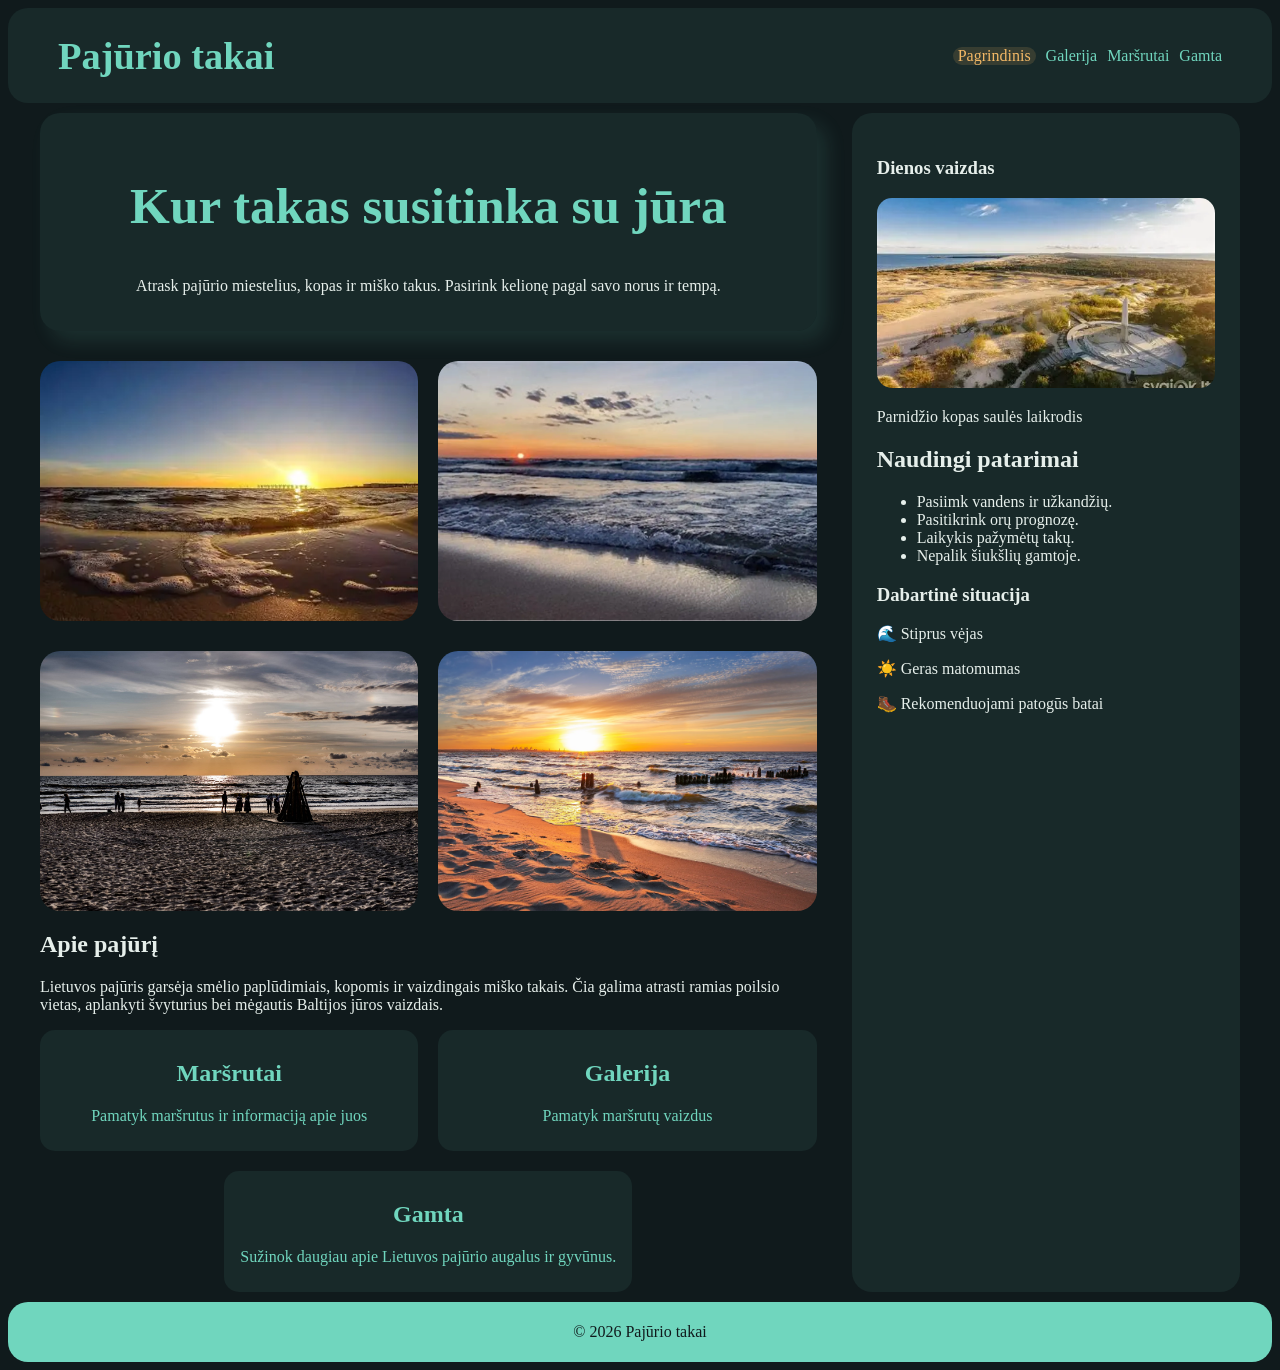
<file: index.html>
<!DOCTYPE html>
<html lang="lt">
<head>
    <meta charset="UTF-8">
    <meta name="viewport" content="width=device-width, initial-scale=1.0">
    <title>Pagrindinis</title>
    <link rel="stylesheet" href="style.css">
</head>
<body>
    <header>
        <h1>Pajūrio takai</h1>
        
        <input type="checkbox" id="mygtukas">
        <label class="burgeris" for="mygtukas">
            <span></span>
            <span></span>
            <span></span>
        </label>


        <nav>
            <a href="index.html" aria-current="page">Pagrindinis</a>
            <a href="galerija.html">Galerija</a>
            <a href="marsrutai.html">Maršrutai</a>
            <a href="gamta.html">Gamta</a>
        </nav>

    </header>

    <div class="puslapio-isdestymas">
        <main>
            <section class="pradzios-blokas">
                <div class="galerijos-antraste">
                    <h1>Kur takas susitinka su jūra</h1>
                    <p>Atrask pajūrio miestelius, kopas ir miško takus.
                    Pasirink kelionę pagal savo norus ir tempą.</p>  
                </div>
    
                <div class="hero-nuotraukos">

                    <img src="foto/baltijos-pakrante.jpg">
                    <img src="foto/baltijos-pakrante1.jpg">
                    <img src="foto/baltijos-pakrante2.jpg">
                    <img src="foto/baltijos-pakrante3.jpg">

                </div>
            </section>

            <section>
                <h2>Apie pajūrį</h2>
                <p>Lietuvos pajūris garsėja smėlio paplūdimiais, kopomis ir vaizdingais
                miško takais. Čia galima atrasti ramias poilsio vietas, aplankyti
                švyturius bei mėgautis Baltijos jūros vaizdais.</p>
            </section>

            <div class="main-korteles">

                <a href="marsrutai.html">
                    <h2>Maršrutai</h2>
                    <p>Pamatyk maršrutus ir informaciją apie juos</p>
                </a>
    
                <a href="galerija.html">
                    <h2>Galerija</h2>
                    <p>Pamatyk maršrutų vaizdus</p>
                </a>
    
                <a href="gamta.html">
                    <h2>Gamta</h2>
                    <p>Sužinok daugiau apie Lietuvos pajūrio augalus ir gyvūnus.</p>
                </a>
            </div>


        </main>
    
    
        <aside>

            <h3>Dienos vaizdas</h3>
            <img src="foto/parnidzio-kopa-laikrodis.jpg">
            <p>
                Parnidžio kopas saulės laikrodis
            </p>

            <h2>Naudingi patarimai</h2>
            <ul>
                <li>Pasiimk vandens ir užkandžių.</li>
                <li>Pasitikrink orų prognozę.</li>
                <li>Laikykis pažymėtų takų.</li>
                <li>Nepalik šiukšlių gamtoje.</li>
            </ul>

            <section>
                <h3>Dabartinė situacija</h3>
                <p>🌊 Stiprus vėjas</p>
                <p>☀️ Geras matomumas</p>
                <p>🥾 Rekomenduojami patogūs batai</p>
            </section>
        </aside>
    </div>


    
    <footer>
        <p>© 2026 Pajūrio takai</p>
    </footer>
</body>
</html>
</file>
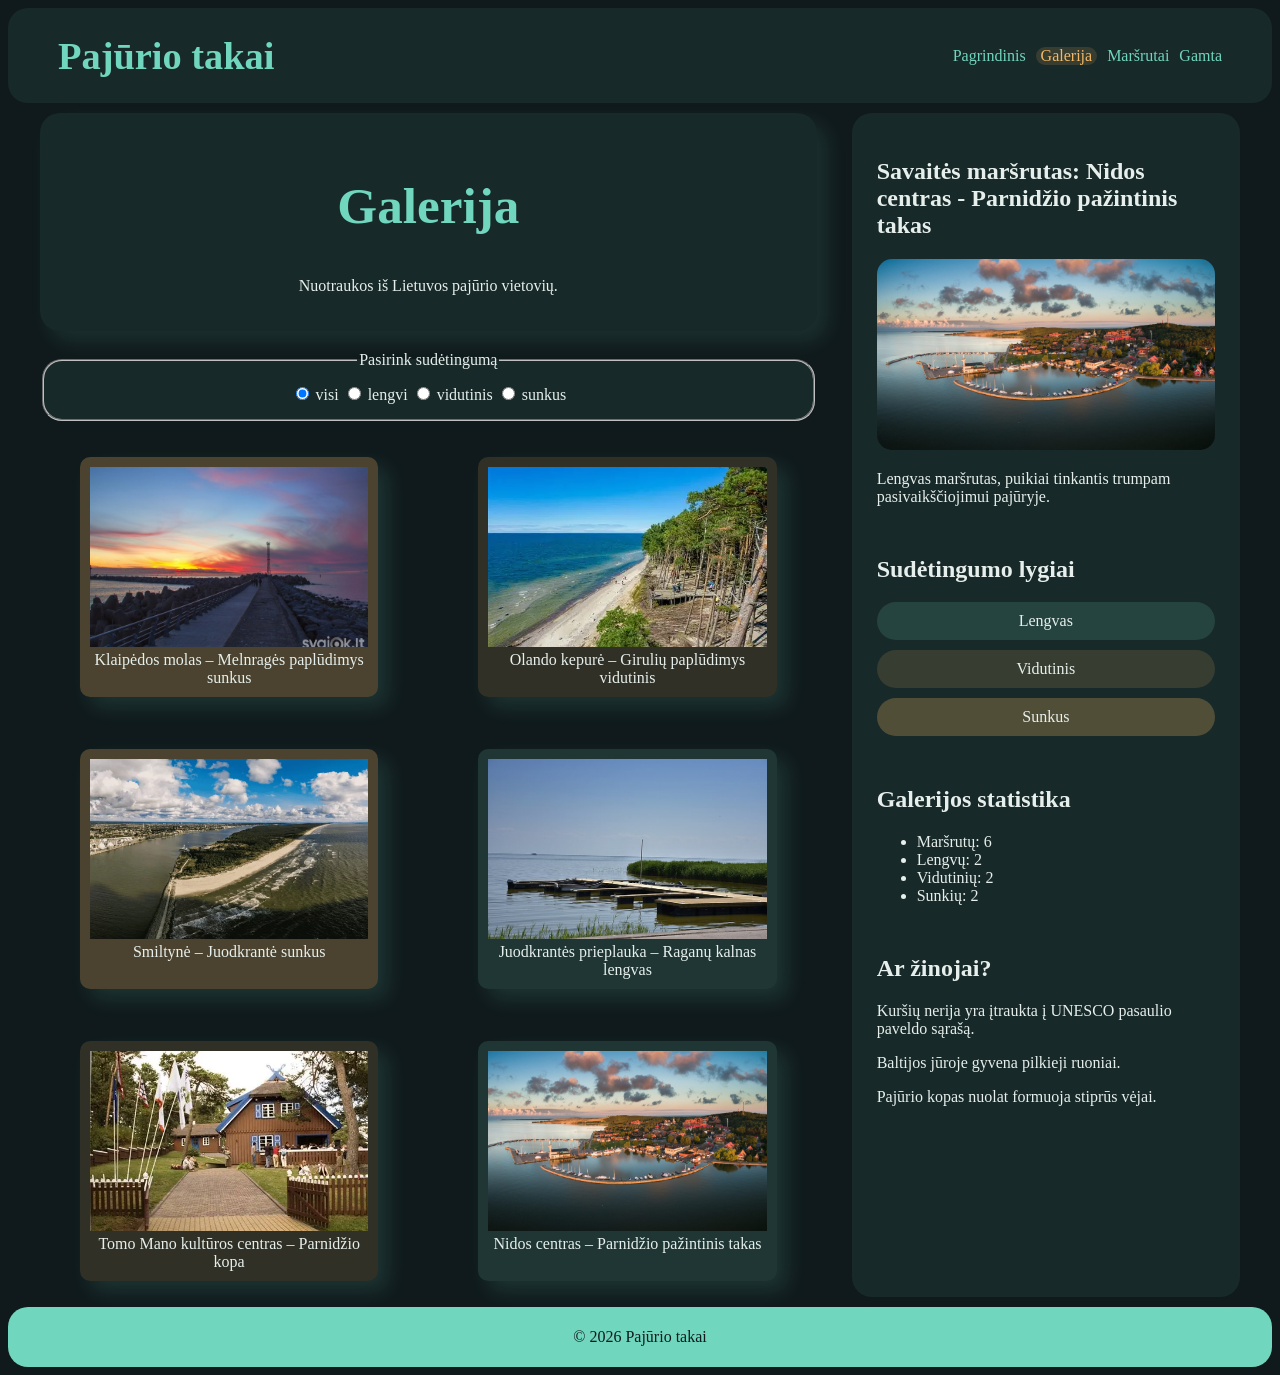
<file: galerija.html>
<!DOCTYPE html>
<html lang="lt">
<head>
    <meta charset="UTF-8">
    <meta name="viewport" content="width=device-width, initial-scale=1.0">
    <title>Galerija</title>
    <link rel="stylesheet" href="style.css">
</head>
<body>
    <header>
        <h1>Pajūrio takai</h1>
        
        <input type="checkbox" id="mygtukas">
        <label class="burgeris" for="mygtukas">
            <span></span>
            <span></span>
            <span></span>
        </label>


        <nav>
            <a href="index.html">Pagrindinis</a>
            <a href="galerija.html" aria-current="page">Galerija</a>
            <a href="marsrutai.html">Maršrutai</a>
            <a href="gamta.html" >Gamta</a>
        </nav>
    </header>

    <div class="puslapio-isdestymas">

        <main>
            <section class="galerijos-antraste">
                <h1>Galerija</h1>
                <p>Nuotraukos iš Lietuvos pajūrio vietovių.</p>
            </section>

            <fieldset class="field-setas">
                <legend>Pasirink sudėtingumą</legend>
                <input type="radio" name="sudetingumas" value="visi" checked>
                <label>visi</label>
                <input type="radio" name="sudetingumas" value="lengvi">
                <label>lengvi</label>
                <input type="radio" name="sudetingumas" value="vidutinis">
                <label>vidutinis</label>
                <input type="radio" name="sudetingumas" value="sunkus">
                <label>sunkus</label>
                
            </fieldset>

            <section class="galerijos-tinklelis">
                <figure class="galerijos-nuotrauka sunkus">
                    <img src="foto/klaipedos-molas.jpg">
                    <figcaption>Klaipėdos molas – Melnragės paplūdimys sunkus</figcaption>
                </figure>

                <figure class="galerijos-nuotrauka vidutinis">
                    <img src="foto/Olando-kepure.jpg">
                    <figcaption>Olando kepurė – Girulių paplūdimys vidutinis</figcaption>
                </figure>

                <figure class="galerijos-nuotrauka sunkus">
                    <img src="foto/smiltyne.jpg">
                    <figcaption>Smiltynė – Juodkrantė sunkus</figcaption>
                </figure>

                <figure class="galerijos-nuotrauka lengvas">
                    <img src="foto/Juodkrantes-prieplauka.jpg">
                    <figcaption>Juodkrantės prieplauka – Raganų kalnas lengvas</figcaption>
                </figure>

                <figure class="galerijos-nuotrauka vidutinis">
                    <img src="foto/Tomo-mano.jpg">
                    <figcaption>Tomo Mano kultūros centras – Parnidžio kopa</figcaption>
                </figure>

                <figure class="galerijos-nuotrauka lengvas">
                    <img src="foto/Nidos-centras.jpg">
                    <figcaption>Nidos centras – Parnidžio pažintinis takas</figcaption>
                </figure>

            </section>

        </main>
    
    
        <aside>

            <section>
                <h2>Savaitės maršrutas: Nidos centras - Parnidžio pažintinis takas</h2>

                <img src="foto/Nidos-centras.jpg" alt="Parnidžio takas">
                <p>
                    Lengvas maršrutas, puikiai tinkantis trumpam
                    pasivaikščiojimui pajūryje.
                </p>
            </section>
            
            <section>
                <h2>Sudėtingumo lygiai</h2>
                <div class="lygis lengvas">
                    Lengvas
                </div>

                <div class="lygis vidutinis">
                    Vidutinis
                </div>

                <div class="lygis sunkus">
                    Sunkus
                </div>
            </section>

            <section>
                <h2>Galerijos statistika</h2>
                <ul>
                    <li>Maršrutų: 6</li>
                    <li>Lengvų: 2</li>
                    <li>Vidutinių: 2</li>
                    <li>Sunkių: 2</li>
                </ul>
            </section>

            <section>
                <h2>Ar žinojai?</h2>
                <p>
                    Kuršių nerija yra įtraukta į UNESCO pasaulio
                    paveldo sąrašą.
                </p>

                <p>
                    Baltijos jūroje gyvena pilkieji ruoniai.
                </p>

                <p>
                    Pajūrio kopas nuolat formuoja stiprūs vėjai.
                </p>
            </section>

        </aside>
    </div>

    
    <footer>
        <p>© 2026 Pajūrio takai</p>
    </footer>
</body>
</html>
</file>
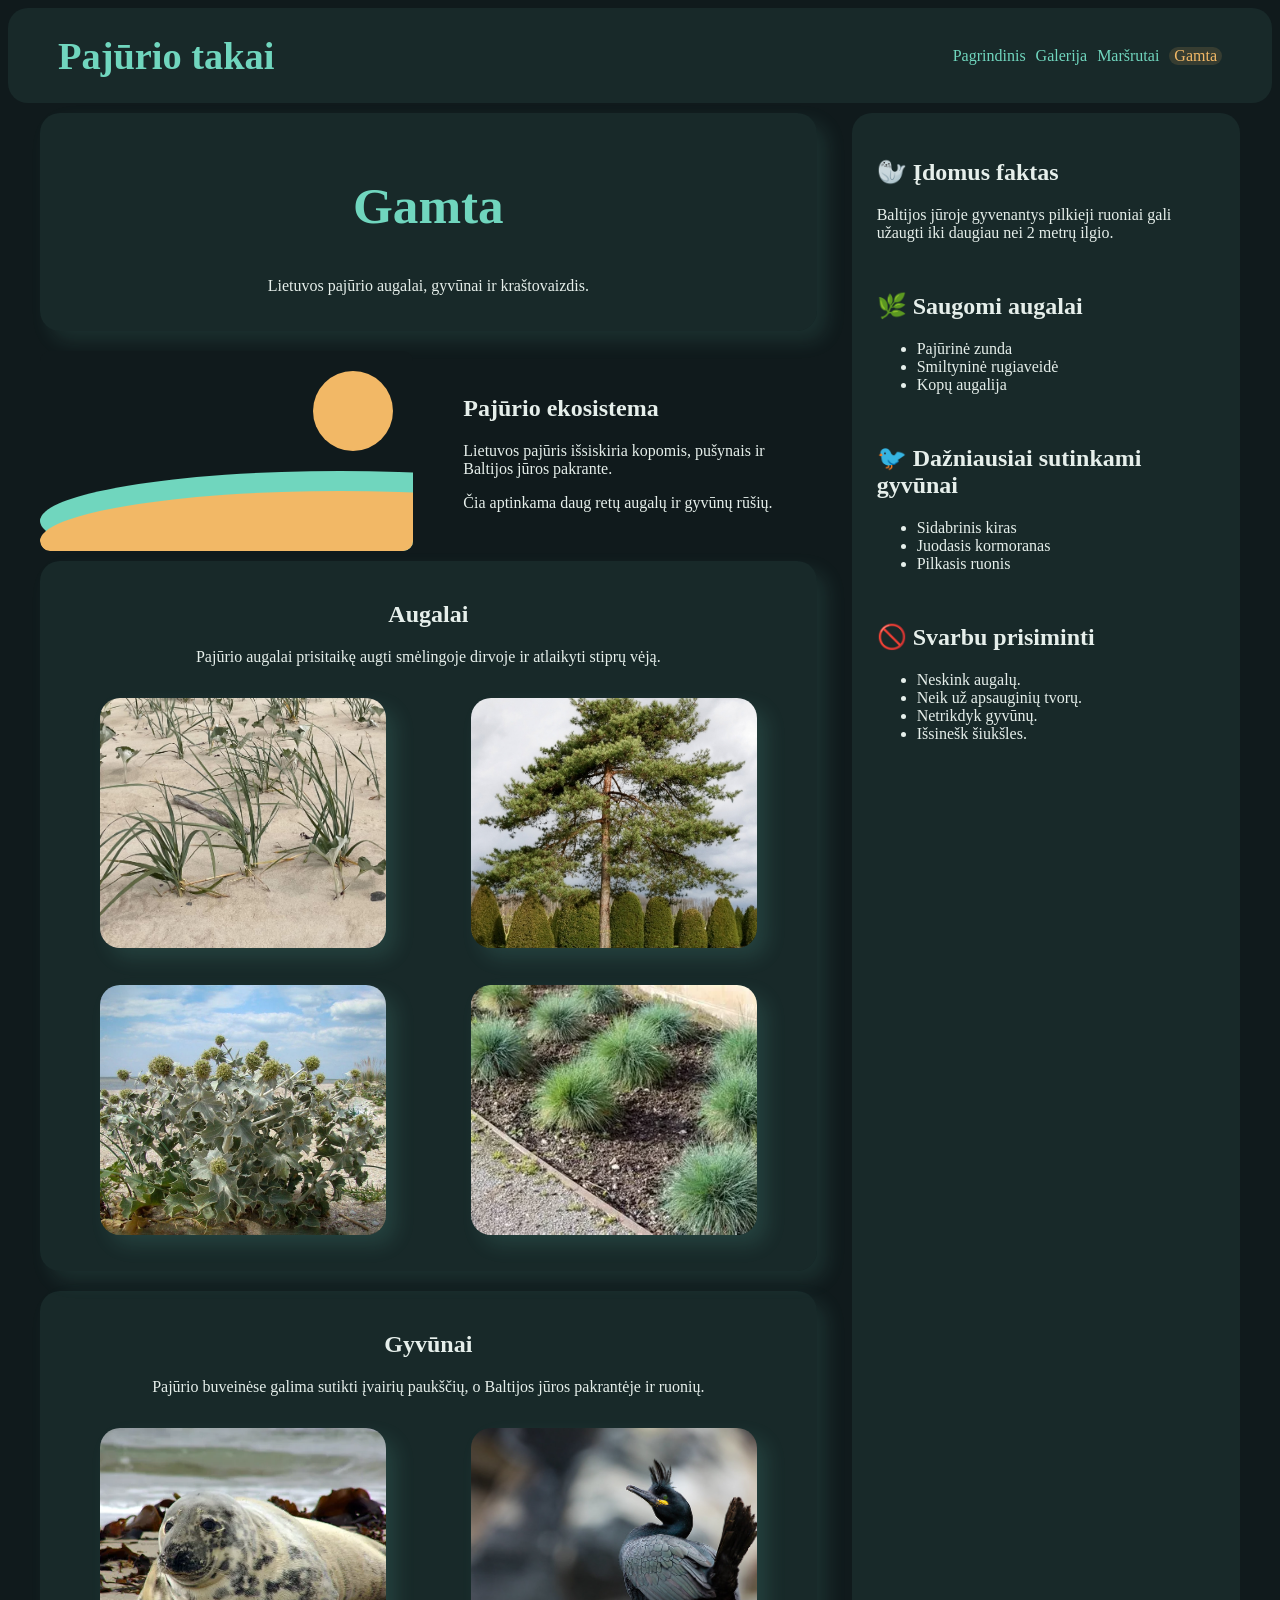
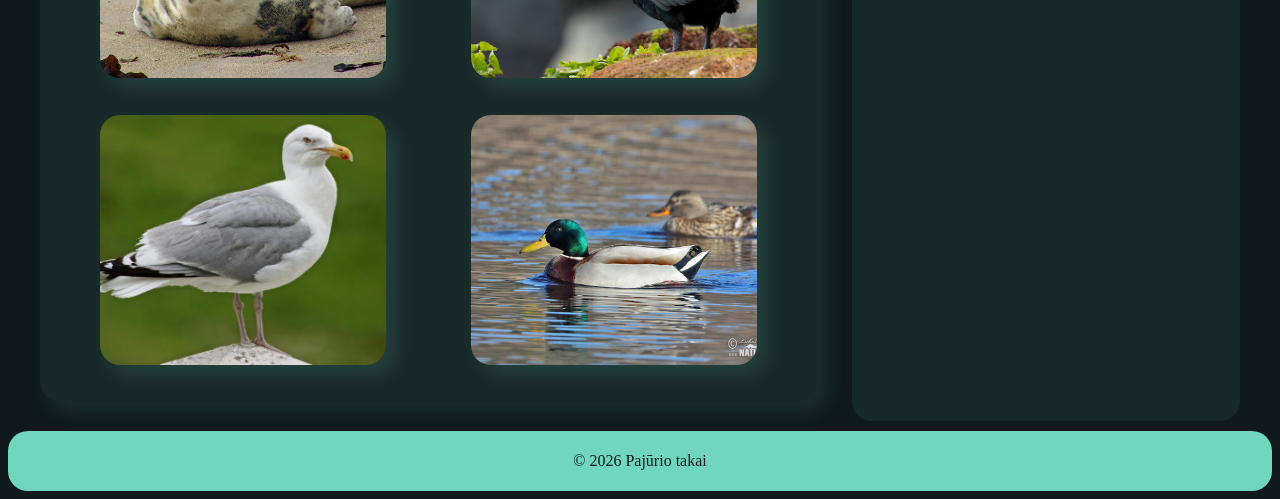
<file: gamta.html>
<!DOCTYPE html>
<html lang="lt">
<head>
    <meta charset="UTF-8">
    <meta name="viewport" content="width=device-width, initial-scale=1.0">
    <title>Gamta</title>
    <link rel="stylesheet" href="style.css">
</head>
<body>
    <header>
        <h1>Pajūrio takai</h1>
        
        <input type="checkbox" id="mygtukas">
        <label class="burgeris" for="mygtukas">
            <span></span>
            <span></span>
            <span></span>
        </label>


        <nav>
            <a href="index.html">Pagrindinis</a>
            <a href="galerija.html">Galerija</a>
            <a href="marsrutai.html">Maršrutai</a>
            <a href="gamta.html" aria-current="page">Gamta</a>
        </nav>
    </header>

    <div class="puslapio-isdestymas">

        <main>
            <section class="galerijos-antraste">
                <h1>Gamta</h1>
                <p>Lietuvos pajūrio augalai, gyvūnai ir kraštovaizdis.</p>
            </section>
    
            
            <div class="virsutine-zona">
                <div class="banga">
                    <div class="saule"></div>
                </div>

                <div class="pajurio-ekosistema">
                    <h2>Pajūrio ekosistema</h2>
    
                    <p>
                        Lietuvos pajūris išsiskiria kopomis,
                        pušynais ir Baltijos jūros pakrante.
                    </p>
    
                    <p>
                        Čia aptinkama daug retų augalų ir
                        gyvūnų rūšių.
                    </p>
                </div>
            </div>

            <section class="gamta-turinys">
                <div class="galerijos-antraste">
                    <h2>Augalai</h2>
                    <p>Pajūrio augalai prisitaikę augti smėlingoje dirvoje ir atlaikyti stiprų vėją.</p>
                    <div class="augalu-korteles">
                        <figure class="gamtos-kortele">
                            <img src="foto/Smiltynine-rugiaveide.jpg">
            
                                <figcaption class="uzdanga">
                                    <strong>Smiltyninė rugiaveidė</strong>
                                    <p>
                                        Jos ilgos šaknys padeda sutvirtinti kopų smėlį.
                                    </p>
                                </figcaption>
                        </figure>
    
                        <figure class="gamtos-kortele">
                            <img src="foto/pušis-paprastoji.jpg">
            
                                <figcaption class="uzdanga">
                                    <strong>Paprastoji pušis</strong>
                                    <p>
                                        Ji dažna pajūrio miškuose, kur dirvožemis smėlingas.
                                    </p>
                                </figcaption>
                        </figure>
    
                        <figure class="gamtos-kortele">
                            <img src="foto/augalas-zunda.jpg">
            
                                <figcaption class="uzdanga">
                                    <strong>Pajūrinė zunda</strong>
                                    <p>
                                        Retas pajūrio augalas, kurio negalima skinti.
                                    </p>
                                </figcaption>
                        </figure>

                        <figure class="gamtos-kortele">
                            <img src="foto/Smiltyninis-eraičinas.jpg">
            
                                <figcaption class="uzdanga">
                                    <strong>Smiltyninis eraičinas</strong>
                                    <p>
                                        Vienas dažniausių pajūrio augalų.
                                        Jis gerai prisitaikęs augti smėlingoje
                                        dirvoje ir padeda saugoti kopas nuo erozijos.
                                    </p>
                                </figcaption>
                        </figure>
                        
                    </div>
                </div>

                <div class="galerijos-antraste">
                    <h2>Gyvūnai</h2>
                    <p>Pajūrio buveinėse galima sutikti įvairių paukščių, o Baltijos jūros pakrantėje ir ruonių.</p>
                    <div class="gyvunu-korteles">
    
                        <figure class="gyvunu-kortele">
                            <img src="foto/pilkasis-ruonis.jpg">
            
                                <figcaption class="uzdanga">
                                    <strong>Pilkasis ruonis</strong>
                                    <p>
                                        Baltijos jūros žinduolis. Pamatęs ruonį paplūdimyje, laikykis atstumo.
                                    </p>
                                </figcaption>
                        </figure>
    
                        <figure class="gyvunu-kortele">
                            <img src="foto/Juodasis-kormoranas.jpg">
            
                                <figcaption class="uzdanga">
                                    <strong>Juodasis kormoranas</strong>
                                    <p>
                                        Puikiai nardo ir gaudo žuvis. Dažnai peri didelėmis kolonijomis pajūrio teritorijose.
                                    </p>
                                </figcaption>
                        </figure>
    
                        <figure class="gyvunu-kortele">
                            <img src="foto/Sidabrinis-kiras.jpg">
            
                                <figcaption class="uzdanga">
                                    <strong>Sidabrinis kiras</strong>
                                    <p>
                                        Pajūryje dažnas paukštis, ieškantis maisto pakrantėje ir lydintis žvejų laivus.
                                    </p>
                                </figcaption>
                        </figure>

                        <figure class="gyvunu-kortele">
                            <img src="foto/didzioji-antis.jpg">
            
                                <figcaption class="uzdanga">
                                    <strong>Didžioji antis</strong>
                                    <p>
                                        Viena dažniausiai sutinkamų vandens
                                        paukščių rūšių. Aptinkama prie marių,
                                        tvenkinių ir pajūrio vandens telkinių.
                                    </p>
                                </figcaption>
                        </figure>

                    </div>
                </div>

            </section>
            
        </main>
    
        <aside>

            <section>
                <h2>🦭 Įdomus faktas</h2>

                <p>
                    Baltijos jūroje gyvenantys pilkieji ruoniai gali
                    užaugti iki daugiau nei 2 metrų ilgio.
                </p>
            </section>

            <section>
                <h2>🌿 Saugomi augalai</h2>

                <ul>
                    <li>Pajūrinė zunda</li>
                    <li>Smiltyninė rugiaveidė</li>
                    <li>Kopų augalija</li>
                </ul>
            </section>

            <section>
                <h2>🐦 Dažniausiai sutinkami gyvūnai</h2>

                <ul>
                    <li>Sidabrinis kiras</li>
                    <li>Juodasis kormoranas</li>
                    <li>Pilkasis ruonis</li>
                </ul>
            </section>

            <section>
                <h2>🚫 Svarbu prisiminti</h2>

                <ul>
                    <li>Neskink augalų.</li>
                    <li>Neik už apsauginių tvorų.</li>
                    <li>Netrikdyk gyvūnų.</li>
                    <li>Išsinešk šiukšles.</li>
                </ul>
            </section>
        </aside>
    </div>

    <footer>
        <p>© 2026 Pajūrio takai</p>
    </footer>
</body>
</html>
</file>
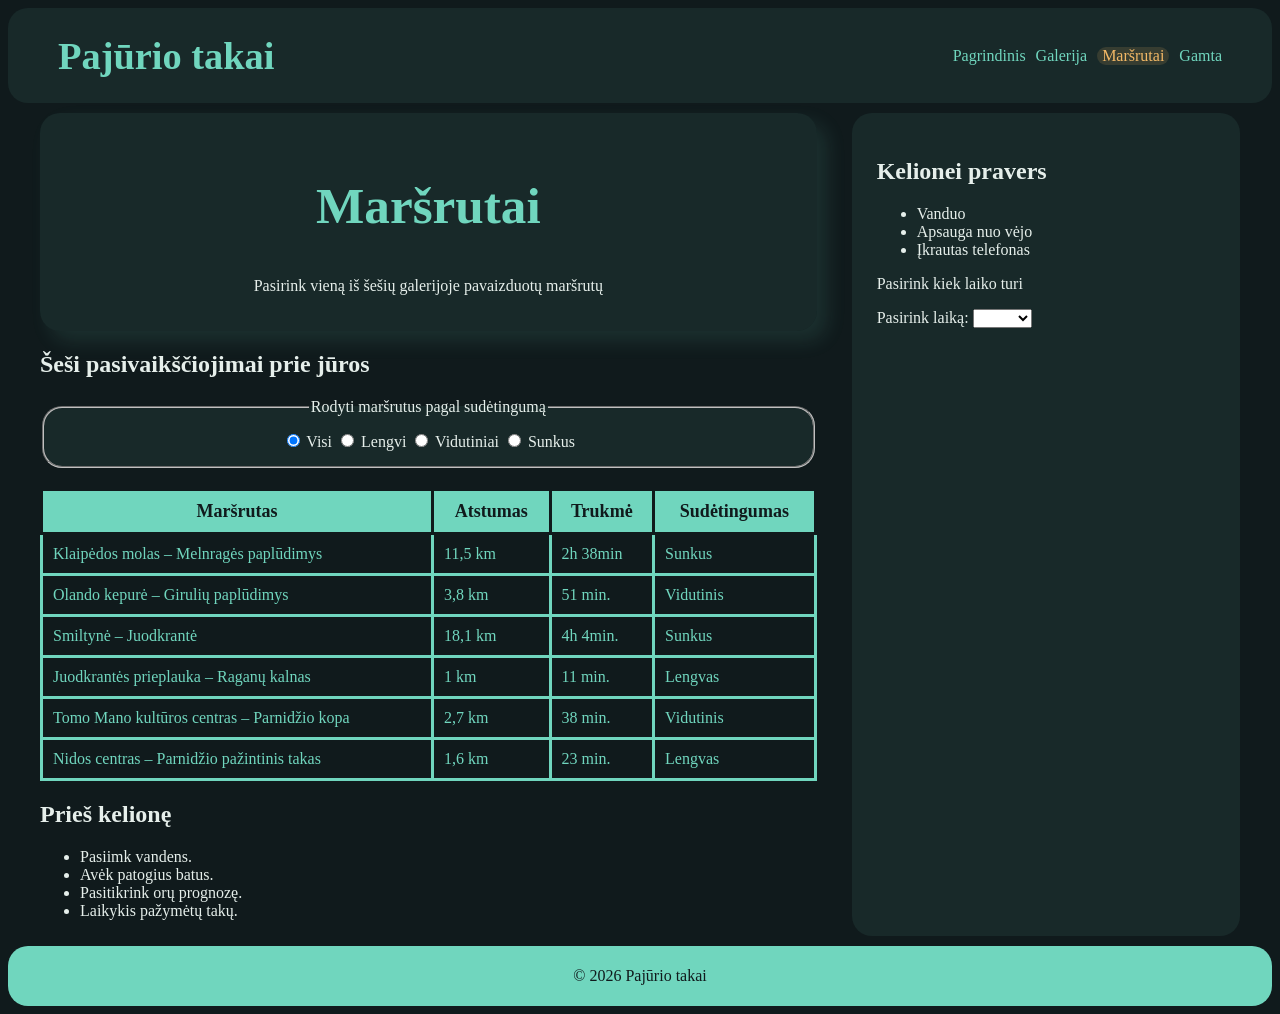
<file: marsrutai.html>
<!DOCTYPE html>
<html lang="lt">
<head>
    <meta charset="UTF-8">
    <meta name="viewport" content="width=device-width, initial-scale=1.0">
    <title>Maršrutai</title>
    <link rel="stylesheet" href="style.css">
</head>
<body>
    <header>
        <h1>Pajūrio takai</h1>
        
        <input type="checkbox" id="mygtukas">
        <label class="burgeris" for="mygtukas">
            <span></span>
            <span></span>
            <span></span>
        </label>


        <nav>
            <a href="index.html">Pagrindinis</a>
            <a href="galerija.html">Galerija</a>
            <a href="marsrutai.html" aria-current="page">Maršrutai</a>
            <a href="gamta.html">Gamta</a>
        </nav>
    </header>

    <div class="puslapio-isdestymas">
        <main>
            <section class="galerijos-antraste">
                <h1>Maršrutai</h1>
                <p>Pasirink vieną iš šešių
                galerijoje pavaizduotų maršrutų</p>
            </section>
    
            <section class="lenteles-skyrius">
                <h2>Šeši pasivaikščiojimai prie jūros</h2>
    
                <fieldset class="field-setas">
                    <legend>Rodyti maršrutus pagal sudėtingumą</legend>
                    <input type="radio" name="sudetingumas" value="visi" checked>
                    <label>Visi</label>
                    <input type="radio" name="sudetingumas" value="lengvi">
                    <label>Lengvi</label>
                    <input type="radio" name="sudetingumas" value="vidutiniai">
                    <label>Vidutiniai</label>
                    <input type="radio" name="sudetingumas" value="sunkus">
                    <label>Sunkus</label>
                </fieldset>
    
                <div class="lenteles-slinkimas">
                    <table>
                        <thead>
                            <tr>
                                <th>Maršrutas</th>
                                <th>Atstumas</th>
                                <th>Trukmė</th>
                                <th>Sudėtingumas</th>
                            </tr>
                        </thead>
        
                        <tbody>
                            <tr class="sunkus">
                                <td data-label="Maršrutas">Klaipėdos molas – Melnragės paplūdimys</td>
                                <td data-label="Atstumas">11,5 km</td>
                                <td data-label="Trukmė">2h 38min</td>
                                <td data-label="Sudėtingumas">Sunkus</td>
                            </tr>

                            <tr class="vidutinis">
                                <td data-label="Maršrutas">Olando kepurė – Girulių paplūdimys</td>
                                <td data-label="Atstumas">3,8 km</td>
                                <td data-label="Trukmė">51 min.</td>
                                <td data-label="Sudėtingumas">Vidutinis</td>
                            </tr>

                            <tr class="sunkus">
                                <td data-label="Maršrutas">Smiltynė – Juodkrantė</td>
                                <td data-label="Atstumas">18,1 km</td>
                                <td data-label="Trukmė">4h 4min.</td>
                                <td data-label="Sudėtingumas">Sunkus</td>
                            </tr>

                            <tr class="lengvas">
                                <td data-label="Maršrutas">Juodkrantės prieplauka – Raganų kalnas</td>
                                <td data-label="Atstumas">1 km</td>
                                <td data-label="Trukmė">11 min.</td>
                                <td data-label="Sudėtingumas">Lengvas</td>
                            </tr>

                            <tr class="vidutinis">
                                <td data-label="Maršrutas">Tomo Mano kultūros centras – Parnidžio kopa</td>
                                <td data-label="Atstumas">2,7 km</td>
                                <td data-label="Trukmė">38 min.</td>
                                <td data-label="Sudėtingumas">Vidutinis</td>
                            </tr>
                            
                            <tr class="lengvas">
                                <td data-label="Maršrutas">Nidos centras – Parnidžio pažintinis takas</td>
                                <td data-label="Atstumas">1,6 km</td>
                                <td data-label="Trukmė">23 min.</td>
                                <td data-label="Sudėtingumas">Lengvas</td>
                            </tr>

                        </tbody>
                    </table>
                </div>

            </section>
    
            <section>
                <h2>Prieš kelionę</h2>
                <ul>
                    <li>Pasiimk vandens.</li>
                    <li>Avėk patogius batus.</li>
                    <li>Pasitikrink orų prognozę.</li>
                    <li>Laikykis pažymėtų takų.</li>
                </ul>
            </section>
        </main>
    
        <aside>
            <h2>Kelionei pravers</h2>
            <ul>
                <li>Vanduo</li>
                <li>Apsauga nuo vėjo</li>
                <li>Įkrautas telefonas</li>
            </ul>
    
            <form>
                <p>Pasirink kiek laiko turi</p>
                <label for="laikas">Pasirink laiką:</label>
    
                <select id="laikas">
                    <option> </option>
                    <option value="30">30min</option>
                    <option value="1">1val</option>
                    <option value="3">3val</option>
                    <option value="4">4val</option>
                </select>
    
                <p class="rekomendacija" data-laikas="30">Trumpam pasivaikščiojimui Nidos centras – Parnidžio pažintinis takas</p>
                <p class="rekomendacija" data-laikas="1">Maždaug valandai Olando kepurė – Girulių paplūdimys</p>
                <p class="rekomendacija" data-laikas="3">Iki 3 valandų Klaipėdos molas – Melnragės paplūdimys</p>
                <p class="rekomendacija" data-laikas="4">Ilgesniam žygiui Smiltynė – Juodkrantė</p>
            </form>
    
        </aside>
    </div>



    <footer>
        <p>© 2026 Pajūrio takai</p>
    </footer>
</body>
</html>
</file>
<file: style.css>
body {
    color: #E6EFEB;
    background-color: #101A1C;
}

header {
    display: flex;
    justify-content:space-between;
    align-items: center;
    position: relative;
    /*100vw visas ekranas, 50vw=puse ekrano */
    padding-inline: clamp(15px, 4vw, 50px);


    background-color: rgba(112, 214, 190, 0.08);
    border-radius: 20px;
}
aside section {
    margin-bottom: 50px;
}

h1 {
    color: #70D6BE;
}
header h1{
    font-size: clamp(2rem, 3vw, 3rem);
}
a {
    color: #70D6BE;
    text-decoration: none;
}
a:hover {
    color: #F2B866;
    text-decoration: underline;
}
a[aria-current="page"] {
    background-color: rgba(242, 184, 102, 0.14);
    color: #F2B866;
    border-radius: 20px;
    padding-left: 5px;
    padding-right: 5px;
}

.burgeris {
    display: none;
    flex-direction: column;
    width: 40px;
    height: 40px;
    gap: 5px;
    align-items: center;
    justify-content: center;
    background-color: rgba(112, 214, 190, 0.12);
    border-radius: 50%;
    position: relative;
    
}
nav {
    display: flex;
    gap: 10px;
}

label span {
    display: block;
    width: 20px;
    height: 2px;
    background-color: #70D6BE;
}
#mygtukas {
    display: none;
}
.pradzios-blokas {
    display: grid;
    grid-template-columns: 1fr;
}
.puslapio-isdestymas {
    display: grid;
    max-width: 1200px;
    margin: auto;
    grid-template-columns: 2fr 1fr;
    gap: 35px;
}
@media (max-width: 1000px) {

    .puslapio-isdestymas {
        grid-template-columns: 1fr;
    }

}

.hero-nuotraukos {
    display: grid;
    grid-template-columns: 1fr 1fr;
    
    gap: clamp(10px, 2vw, 20px);

}
.hero-nuotraukos img{
    width: 100%;
    height: clamp(180px, 22vw, 260px);
    object-fit: cover;
    border-radius: 20px;
    margin-top: 10px;
}
@media (max-width: 600px) {

    .hero-nuotraukos {
        grid-template-columns: 1fr;
    }

}

aside img {
    width: 100%;
    max-width: 450px;

    /* plotis 1600px ir aukstis 900px */
    aspect-ratio: 16/9;

    object-fit: cover;

    border-radius: 15px;
}

.main-korteles {
    display: grid;
    grid-template-columns: repeat(2, 1fr);

    gap: clamp(10px, 2vw, 20px);
}
.main-korteles a {
    background-color: rgba(112, 214, 190, 0.08);
    padding: 10px;
    border-radius: 15px;
    text-align: center;
    transition: transform 500ms ease;
}
.main-korteles a:hover {
    background-color: #F2B866;
    text-decoration: none;
    color: #101A1C;
    transform: translateY(-10px);
    box-shadow: 10px 10px 20px rgba(242, 184, 102, 0.2);
}
/*gamta kortelei taisykle */
@media (min-width: 601px) {
    .main-korteles a:last-child {
        grid-column: 1 / -1;
        width: 50%;
        justify-self: center;
    }
}

table {
    color: #70D6BE;
    border-radius: 10px;
    width: 100%;
}
th,td {
    padding: 10px;
}
table, th, td {
    border: solid;
    border-collapse: collapse; /*padaro vienos linijos lentele */
}
th {
    background-color: #70D6BE;
    color: #101A1C;
    font-size: large;
}
tbody tr:hover {
    background-color: rgba(112, 214, 190, 0.12);
}
.lenteles-skyrius:has(input[value="lengvi"]:checked)
tbody tr:not(.lengvas)
{
    display: none;
}
.lenteles-skyrius:has(input[value="vidutiniai"]:checked)
tbody tr:not(.vidutinis)
{
    display: none;
}
.lenteles-skyrius:has(input[value="sunkus"]:checked)
tbody tr:not(.sunkus)
{
    display: none;
}
footer {
    background-color: #70D6BE;
    color: #101A1C;
    text-align: center;
    padding: 5px;
    margin-top: 10px;
    border-radius: 20px;
}
.field-setas {
    border-radius: 20px;
    text-align: center;
    background-color: rgba(112, 214, 190, 0.08);
    padding: 15px;
    margin-bottom: 20px;
}

.rekomendacija {
    display: none;
    background-color: rgba(242, 184, 102, 0.16);
    padding: 5px;
    border-radius: 10px;
}
aside:has(option[value="30"]:checked) .rekomendacija[data-laikas="30"]
{
    display: block;
}
aside:has(option[value="1"]:checked) .rekomendacija[data-laikas="1"]
{
    display: block;
}
aside:has(option[value="3"]:checked) .rekomendacija[data-laikas="3"]
{
    display: block;
}
aside:has(option[value="4"]:checked) .rekomendacija[data-laikas="4"]
{
    display: block;
}

.galerijos-nuotrauka {
    background-color: rgba(112, 214, 190, 0.1);
    padding: 10px;
    border-radius: 10px;
    
    /*Cia jau grynai naudoju gamta.html failui */ 
    position: relative;
    overflow: hidden;
}

.galerijos-nuotrauka.lengvas {
    background-color: rgba(112, 214, 190, 0.15);
}
.galerijos-nuotrauka.vidutinis {
    background-color: rgba(242, 184, 102, 0.14);
}
.galerijos-nuotrauka.sunkus {
    background-color: rgba(242, 184, 102, 0.26);
}

.galerijos-nuotrauka:hover
.uzdanga {
    bottom: 0;
}
.galerijos-nuotrauka img {
    width: 100%;
    height: 180px;
    object-fit: cover;
}
.galerijos-tinklelis {
    display: grid;
    grid-template-columns: repeat(auto-fit, minmax(250px, 1fr));
    gap: clamp(10px, 2vw, 20px);
}

main:has(input[value="lengvi"]:checked)
.galerijos-nuotrauka:not(.lengvas)
{
    display: none;
}
main:has(input[value="vidutinis"]:checked)
.galerijos-nuotrauka:not(.vidutinis)
{
    display: none;
}
main:has(input[value="sunkus"]:checked)
.galerijos-nuotrauka:not(.sunkus)
{
    display: none;
}
.galerijos-tinklelis figure {
    text-align: center;
    box-shadow: 10px 10px 20px rgba(112, 214, 190, 0.14);
    transition: transform 500ms ease;
    
}

.galerijos-tinklelis figure:hover {
    transform: translateY(-10px);
}

.banga {
    width: 100%;
    max-width: 400px;
    height: 200px;
    background-color: #101A1C;
    position: relative; /*tai pasakojog tai bus atskaitos taskas kitiems */ 
    overflow: hidden; /*tas kas islenda uz ekrano paslepiama */
    border-radius: 10px;
}
.banga::before {
    content: ""; /*privercia ::before egzistuoti */
    display: block;
    width: 600px;
    height: 100px;
    border-radius: 50%;
    background-color: #70D6BE;
    position: absolute;
    top: 120px;
    animation: bangavimas 2s infinite alternate ease-in-out;
}
.banga::after {
    content: "";
    display: block;
    width: 600px;
    height: 100px;
    border-radius: 50%;
    background-color: #F2B866;
    position: absolute;
    top: 140px;
    animation: bangavimas 3s infinite alternate-reverse ease-in-out;
}
@keyframes bangavimas {
    from{
        transform: translateX(-70px);
    }
    to{
        transform: translateX(-10px);
    }
}
.saule {
    width: 80px;

    /*aukstis plotis tampa 1:1
    ir tai tampa kvadratas */
    aspect-ratio: 1;
    
    background-color: #F2B866;
    border-radius: 50%;

    position: absolute;

    top: 20px;
    right: 20px;

}

.gyvunu-korteles {
    display: grid;
    grid-template-columns: 1fr 1fr;
    gap: 5px;
    /*
    repeat(auto-fit, minmax(250px, 1fr));

    gap: clamp(10px, 2vw, 20px);
    */
}
.augalu-korteles {
    display: grid;
    grid-template-columns: 1fr 1fr;
    gap: 5px;
    /*
    repeat(auto-fit, minmax(250px, 1fr));

    gap: clamp(10px, 2vw, 20px);
    */
}
.gyvunu-kortele {
    position: relative;
    overflow: hidden;
    text-align: center;
    border-radius: 20px;
    box-shadow: 10px 10px 20px rgba(112, 214, 190, 0.14);
}
.gamtos-kortele {
    position: relative;
    overflow: hidden;
    text-align: center;
    border-radius: 20px;
    box-shadow: 10px 10px 20px rgba(112, 214, 190, 0.14);
}
.uzdanga {
    position: absolute;
    text-align: center;
    padding-left: 10px;
    left: 0;
    bottom: -100%;
    transition: bottom 500ms ease;

    background-color: rgba(16, 26, 28, 0.9);
    color: #70D6BE;
    width: 100%;
    box-sizing: border-box;
    padding: 15px;
}
.gyvunu-kortele:hover
.uzdanga {
    bottom: 0;
}
.gamtos-kortele:hover
.uzdanga {
    bottom: 0;
}
.gyvunu-kortele img {
    display: block;
    width: 100%;
    height: 250px;
    object-fit: cover;
}

.gamtos-kortele img {
    display: block;
    width: 100%;
    height: 250px;
    object-fit: cover;
}

/*galerijos aside */
aside {
    background-color: rgba(112, 214, 190, 0.08);
    padding: clamp(15px, 2vw, 25px);
    margin-top: 10px;
    border-radius: 20px;
}
aside img {
    width: 100%;
    border-radius: 15px;
}
.lygis {
    text-align: center;
    padding: 10px;
    border-radius: 20px;
    margin-bottom: 10px;
}
.lygis.lengvas {
    background-color: rgba(112, 214, 190, 0.15);
}
.lygis.vidutinis {
    background-color: rgba(242, 184, 102, 0.14);
}
.lygis.sunkus {
    background-color: rgba(242, 184, 102, 0.26);
}

.galerijos-antraste {
    text-align: center;
    background-color: rgba(112, 214, 190, 0.08);
    padding: 20px;
    margin-top: 10px;
    border-radius: 20px;
    margin-bottom: 20px;

    box-shadow: 10px 10px 20px rgba(112, 214, 190, 0.12);
}
.galerijos-antraste h1 {
    font-size: clamp(2rem, 4vw, 4rem);
}

.virsutine-zona {
    display: grid;
    align-items: center;
    grid-template-columns: repeat(auto-fit, minmax(300px, 1fr));

    gap: clamp(15px, 3vw, 30px);
}
.pajurio-ekosistema {
    padding: 20px;
}

.lenteles-slinkimas {
    width: 100%;
    overflow-x: auto;
}


@media (max-width: 600px) {
    .puslapio-isdestymas {
        text-align: center;
    }
    /*suteikia kad telefone graziai atrodytu  */
    ul { 
        padding-left: 20px;
        text-align: left;
    }
    nav {
        display: none;
        background-color: #101A1C;
        top: 60px;
        right: 50px;
        padding: 10px;
        border-radius: 20px;
        position: absolute;
    }
    nav a {
        color: #70D6BE;
    }
    input:checked ~ nav {
        display: flex;
        flex-direction: column;
    }
    .burgeris {
        display: flex;
    }
    .main-korteles {
        display: grid;
        grid-template-columns: 1fr;
    }
    .puslapio-isdestymas {
        display: grid;
        grid-template-columns: 1fr;
    }
    .pradzios-blokas {
        display: grid;
        grid-template-columns: 1fr;
    }
    .galerijos-tinklelis {
        display: grid;
        grid-template-columns: 1fr;
    }
    .augalu-korteles {
        grid-template-columns: 1fr;
    }
    .gyvunu-korteles {
        grid-template-columns: 1fr;
    }
    .uzdanga {
        position: static; /*reiskia grizk i normalu html rezima is absolute */
    }
    .banga {
        width: 100%;
    }
    .virsutine-zona {
    grid-template-columns: 1fr;
    }


    /*responsive desing butent marsrutai.html table */
    .lenteles-slinkimas {
        overflow: visible;
    }
    .lenteles-skyrius table,
    .lenteles-skyrius tbody {
        display: block;
        width: 100%;
    }
    .lenteles-skyrius thead {
        display: none;
    }
    .lenteles-skyrius tbody tr {
        display: block;
        margin-bottom: 8px;
        margin-top: 8px;
        padding: 12px;
        border: 1px solid rgba(112, 214, 190, 0.55);
        border-radius: 12px;
        background-color: rgba(112, 214, 190, 0.08);
    }
    .lenteles-skyrius tbody td {
        display: grid;
        /*                  1stulp. 2stulp. ir jis pasiema likusia vieta   */
        grid-template-columns: 95px 1fr;
        padding: 8px 0;

        /*panaikina lenteles linijas */
        border: 0;

        border-bottom: 1px solid rgba(112, 214, 190, 0.32);
        text-align: center;
        /*lauzo teksta betkur
        ypac labai mazam ekrane */
        overflow-wrap: anywhere;
    }
    .lenteles-skyrius tbody td::before {
        content: attr(data-label);
        color: #F2B866;
    }

}
</file>
